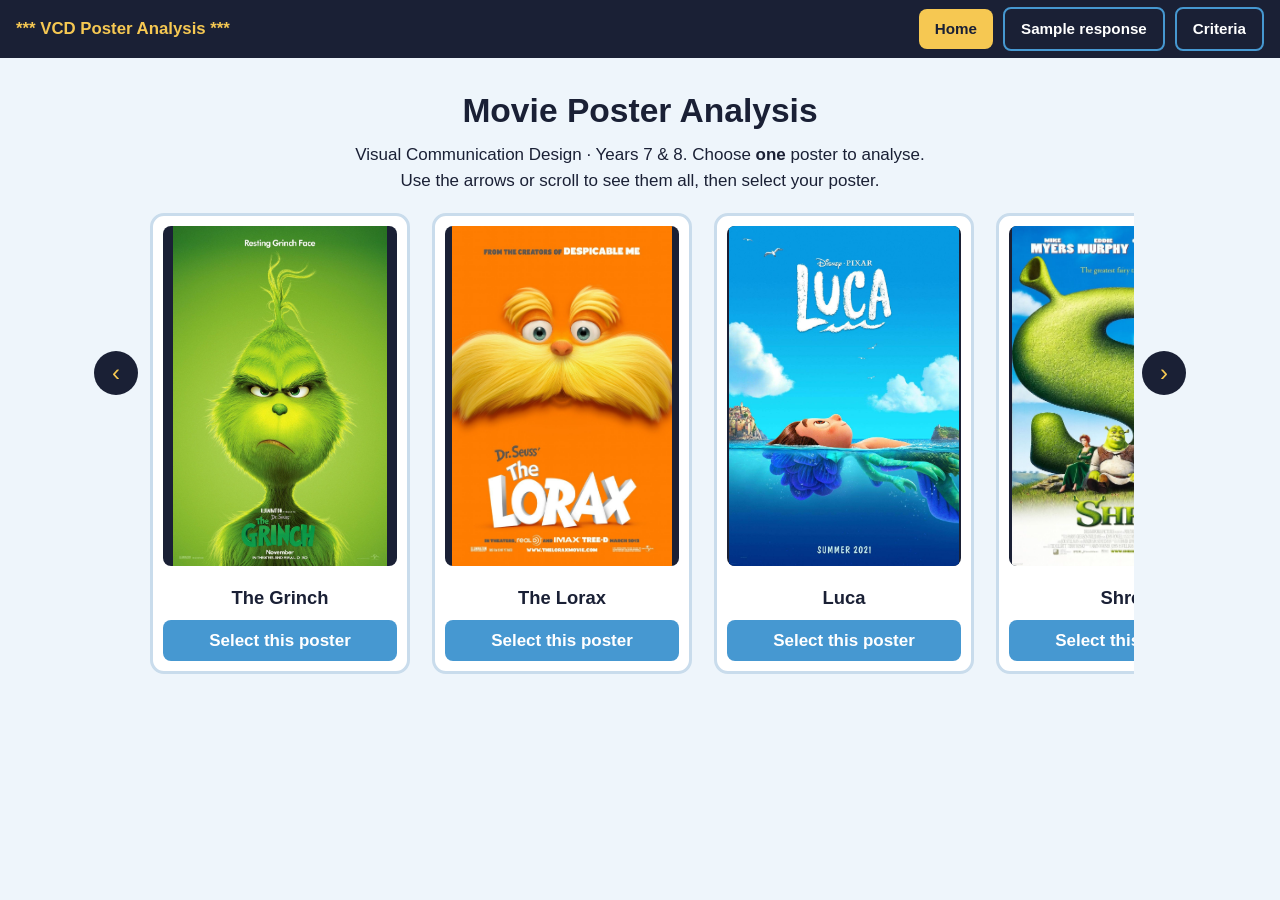
<file: index.html>
<!DOCTYPE html><html lang="en"><head><meta charset="utf-8"><meta name="viewport" content="width=device-width,initial-scale=1"><title>VCD Movie Poster Analysis – Years 7 &amp; 8</title><link rel="stylesheet" href="css/style.css"></head>
<body data-page="home"><main id="posters">
<section class="hero"><h1>Movie Poster Analysis</h1><p>Visual Communication Design · Years 7 &amp; 8. Choose <b>one</b> poster to analyse.<br>Use the arrows or scroll to see them all, then select your poster.</p>
</section>
<div class="carousel"><button class="arrow l" id="prev" aria-label="Previous posters">‹</button><div class="track" id="track"></div><button class="arrow r" id="next" aria-label="Next posters">›</button></div></main>
<script src="js/app.js"></script></body></html>
</file>
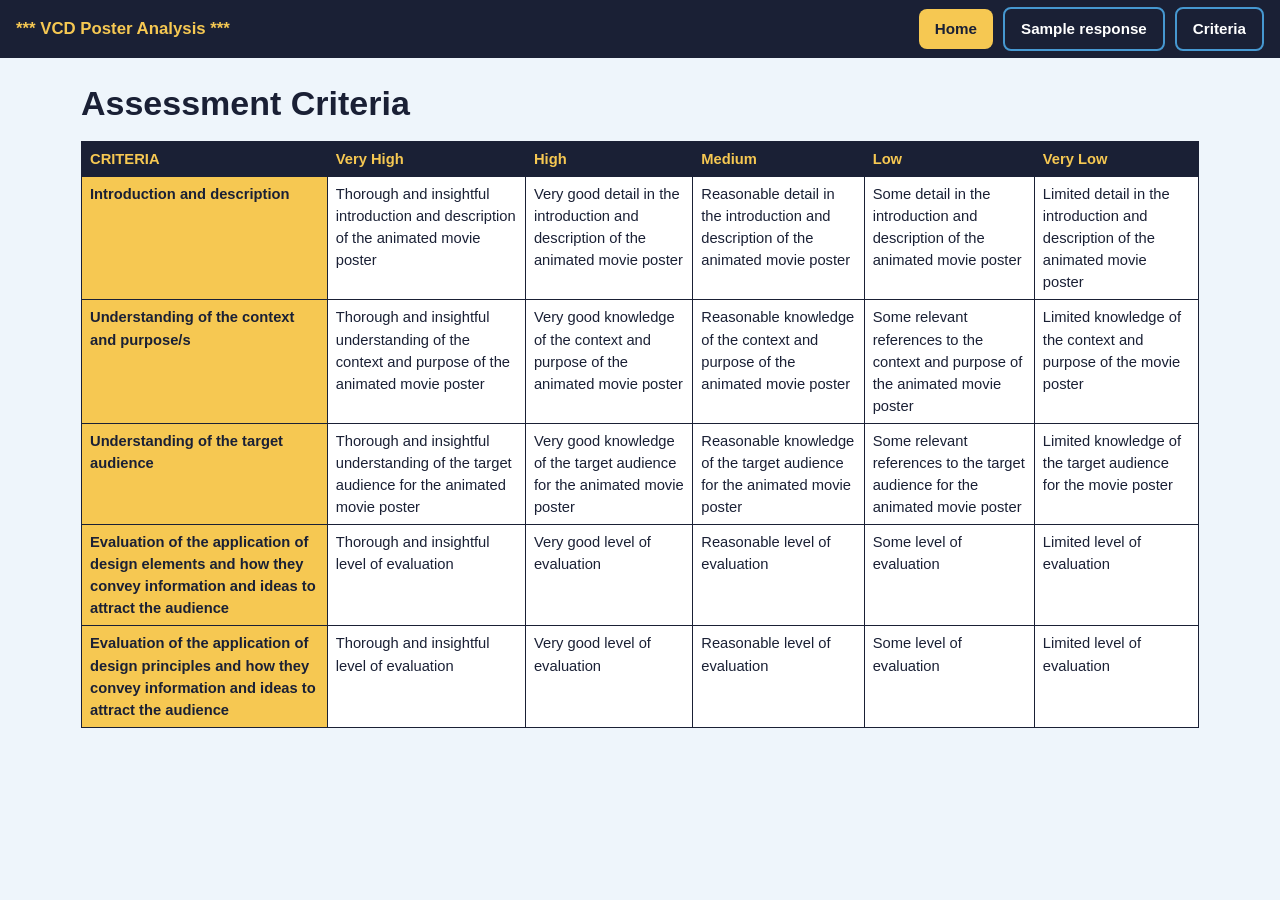
<file: criteria.html>
<!DOCTYPE html><html lang="en"><head><meta charset="utf-8"><meta name="viewport" content="width=device-width,initial-scale=1"><title>Assessment criteria</title><link rel="stylesheet" href="css/style.css"></head>
<body data-page="criteria"><main class="page"><h1>Assessment Criteria</h1><table class="crit"><tr><th>CRITERIA</th><th>Very High</th><th>High</th><th>Medium</th><th>Low</th><th>Very Low</th></tr><tr><td>Introduction and description</td><td>Thorough and insightful introduction and description of the animated movie poster</td><td>Very good detail in the introduction and description of the animated movie poster</td><td>Reasonable detail in the introduction and description of the animated movie poster</td><td>Some detail in the introduction and description of the animated movie poster</td><td>Limited detail in the introduction and description of the animated movie poster</td></tr><tr><td>Understanding of the context and purpose/s</td><td>Thorough and insightful understanding of the context and purpose of the animated movie poster</td><td>Very good knowledge of the context and purpose of the animated movie poster</td><td>Reasonable knowledge of the context and purpose of the animated movie poster</td><td>Some relevant references to the context and purpose of the animated movie poster</td><td>Limited knowledge of the context and purpose of the movie poster</td></tr><tr><td>Understanding of the target audience</td><td>Thorough and insightful understanding of the target audience for the animated movie poster</td><td>Very good knowledge of the target audience for the animated movie poster</td><td>Reasonable knowledge of the target audience for the animated movie poster</td><td>Some relevant references to the target audience for the animated movie poster</td><td>Limited knowledge of the target audience for the movie poster</td></tr><tr><td>Evaluation of the application of design elements and how they convey information and ideas to attract the audience</td><td>Thorough and insightful level of evaluation</td><td>Very good level of evaluation</td><td>Reasonable level of evaluation</td><td>Some level of evaluation</td><td>Limited level of evaluation</td></tr><tr><td>Evaluation of the application of design principles and how they convey information and ideas to attract the audience</td><td>Thorough and insightful level of evaluation</td><td>Very good level of evaluation</td><td>Reasonable level of evaluation</td><td>Some level of evaluation</td><td>Limited level of evaluation</td></tr></table></main><script src="js/app.js"></script></body></html>
</file>
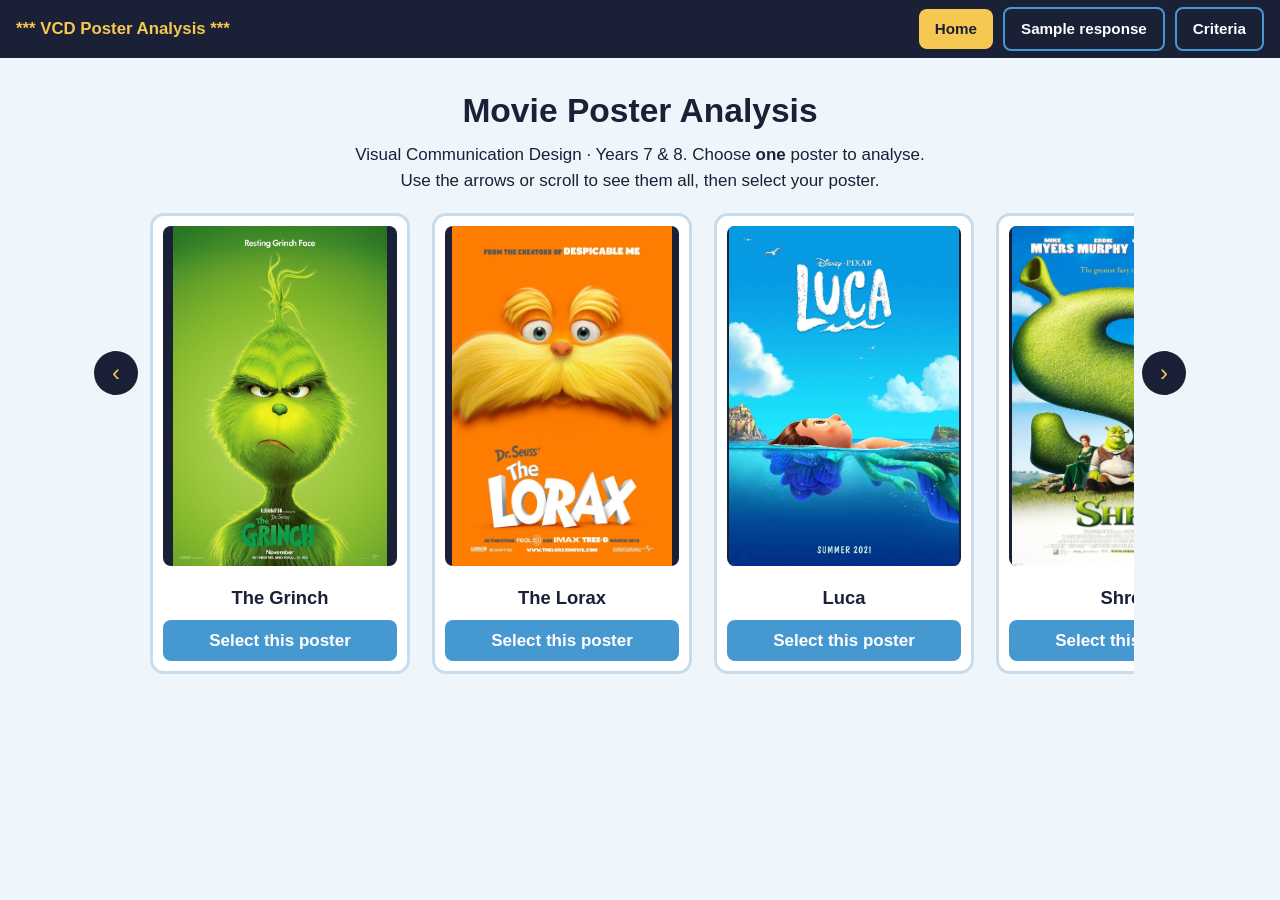
<file: item.html>
<!DOCTYPE html>
<html lang="en-AU"><head><meta charset="utf-8"><meta name="viewport" content="width=device-width,initial-scale=1"><title>VCD Mug Packaging Analysis</title><link rel="stylesheet" href="css/style.css"></head>
<body class="app"><header class="topbar"><a class="site" href="index.html">*** VCD Mug Packaging Analysis ***</a><a class="btn alt" href="index.html">Home</a><a class="btn alt" href="sample.html">Sample response</a><a class="btn alt" href="criteria.html">Criteria</a><a class="btn" href="index.html">Choose a different item</a><button class="btn" id="print" type="button">Print this guide</button></header>
<main class="split"><section class="left" aria-label="Image viewer"><div class="tools"><span class="itemname" id="iname"></span><div class="views" id="views"></div></div><div class="pane" id="pane"><img id="vimg" alt=""></div></section><section class="right" aria-label="Writing guide"><details><summary>Paragraph 1 – Introduction to the Visual Communication Design</summary><div class="body"><p class="task">Write two sentences to introduce the visual communication (VC) you are analysing.</p><p>The designer would have begun by establishing the <strong>communication need</strong> with the client prior to starting the packaging design when establishing the brief.</p><ul><li>A <strong>client</strong> is the person who asks for the product to be made. Who is the client for the mug? (<strong>Communication need</strong>)</li><li>Describe the visual appearance of the packaging design.</li><li>Where are things placed on the packaging design?</li></ul><div class="stem"><span class="lab">Sentence stems</span>The client for the mug is ____________.<br>The visual appearance of the packaging design is ____________ (appealing, colourful, etc.), because ____________.<br>On the packaging design, ____________ (items) are placed ____________.</div></div></details>
<details><summary>Paragraph 2 – Context &amp; Main Purpose</summary><div class="body"><p class="task">Write a paragraph to discuss the context and the main purpose/s for this packaging design.</p><ul><li>What is the purpose of the packaging design?</li></ul><p>Use <strong>bold</strong> key VCD terminology such as the purposes and your choice of terms from this list: promote, identify, advertise, depict, inform, teach, guide.</p><div class="stem"><span class="lab">Sentence stems</span>The purpose of the packaging design is to advertise ____________.<br>It also aims to ____________ because ____________.</div><p class="task">Purposes of visual communications</p><a href="images/posters/purposes.jpg" target="_blank"><img class="poster" src="images/posters/purposes.jpg" alt="Poster: Purposes of visual communications"></a><p class="noprint">Select the poster to open it full size.</p></div></details>
<details><summary>Paragraph 3 – Characteristics of the Target Audience</summary><div class="body"><ul><li>Discuss who the target audience might be – who would buy this mug? Describe two characteristics.</li></ul><p>Include the terms <strong>age</strong>, <strong>gender</strong>, <strong>interest</strong>, <strong>socio-economic status</strong>, <strong>location</strong> and <strong>cultural background</strong> to describe the audience.</p><div class="stem"><span class="lab">Sentence stems</span>The target audience for this mug is ____________ (female / male / not gender specific).<br>They could be ____________ years old.</div><p class="task">Audience characteristics</p><a href="images/posters/audience.jpg" target="_blank"><img class="poster" src="images/posters/audience.jpg" alt="Poster: Audience characteristics"></a><p class="noprint">Select the poster to open it full size.</p></div></details>
<details><summary>Paragraph 4 – Dominant Design Elements</summary><div class="body"><ul><li>Discuss the dominant <strong>design elements</strong> used in the packaging design.</li><li>Write a couple of sentences on each design element to analyse how they have been used effectively.</li></ul><div class="stem"><span class="lab">Design Element 1: Colour</span>The colours used are ____________.</div><div class="stem"><span class="lab">Design Element 2: Shape</span>The shapes used are ____________.</div><p class="task noprint">Design elements – use Back and Next</p><div class="slides noprint-nav" data-prefix="de" data-count="10"><img alt="Slide from the Design Elements presentation"><div class="nav"><button class="btn back" type="button">&#9664; Back</button><span></span><button class="btn next" type="button">Next &#9654;</button></div></div></div></details>
<details><summary>Paragraph 5 – Dominant Design Principles</summary><div class="body"><p>Discuss the dominant <strong>design principles</strong> used in the packaging design. Write a couple of sentences on each design principle to analyse how they have been used effectively.</p><div class="stem"><span class="lab">Design Principle 1: Balance (symmetrical or asymmetrical)</span>Balance is used on the mug as it is ____________.</div><div class="stem"><span class="lab">Design Principle 2: Pattern (repetition)</span>Pattern is used on this mug ____________.</div><p class="task noprint">Design principles – use Back and Next</p><div class="slides noprint-nav" data-prefix="dp" data-count="10"><img alt="Slide from the Design Principles presentation"><div class="nav"><button class="btn back" type="button">&#9664; Back</button><span></span><button class="btn next" type="button">Next &#9654;</button></div></div></div></details>
<details><summary>Paragraph 6 – Methods, Media and Materials</summary><div class="body"><ul><li>Various <strong>methods</strong>, <strong>materials</strong> and <strong>media</strong> will have been used in the design of the Visual Communication.</li><li><strong>Select from the grids below and write them in a sentence for paragraph 6.</strong></li></ul><h3 class="q">Method</h3><div class="tablewrap"><table><tr><td>Digital image manipulation</td><td>Digital design page layout</td></tr></table></div><h3 class="q">Media (select one)</h3><div class="tablewrap"><table><tr><td class="k">Manual media</td><td>Pencil, ink, fineliner, marker, pastel, crayon, charcoal, acrylic paint, watercolour paint, gouache paint, dye, toner, analogue film.</td></tr><tr><td class="k">Digital media</td><td><strong>Vector-based programs</strong> (e.g., Adobe Illustrator – lines and shapes).</td></tr></table></div><h3 class="q">Material (select one)</h3><div class="tablewrap"><table><tr><td class="k">Manual materials</td><td>Paper, card, wood, glass, metal, clay, stone, plastic, textile.</td></tr><tr><td class="k">Digital materials</td><td>Screen.</td></tr></table></div><div class="stem"><span class="lab">Sentence stems</span>The design uses the method of ____________.<br>The media used in this design includes ____________ (one selected media). This media is used in the example of ____________ (write about part of the design).<br>The design uses ____________ (explain the material).</div></div></details>
</section></main><script src="js/data.js"></script><script src="js/common.js"></script><script src="js/item.js"></script></body></html>
</file>
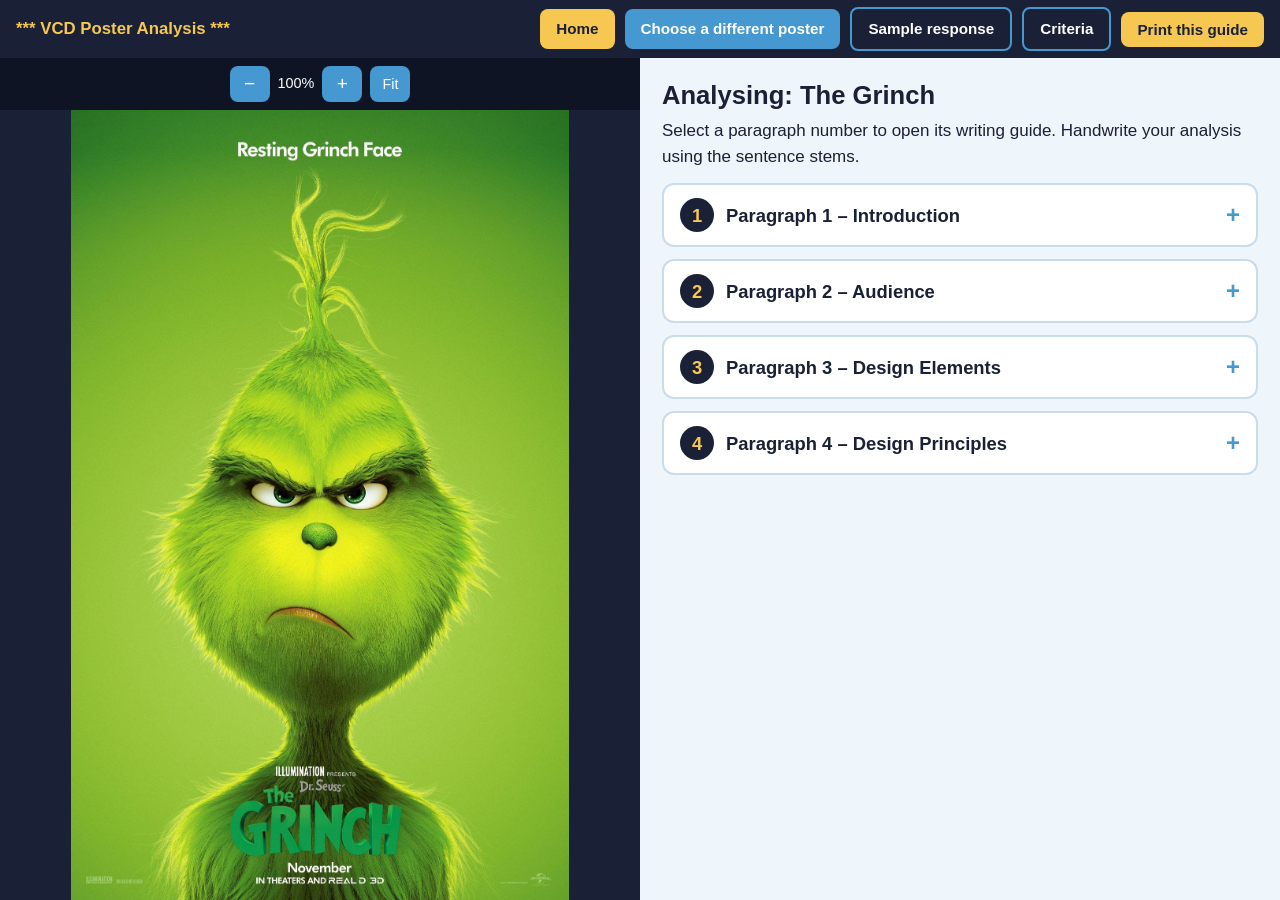
<file: poster.html>
<!DOCTYPE html><html lang="en"><head><meta charset="utf-8"><meta name="viewport" content="width=device-width,initial-scale=1"><title>Poster analysis</title><link rel="stylesheet" href="css/style.css"></head>
<body data-page="poster"><div class="split" id="app"></div><script src="js/app.js"></script></body></html>
</file>
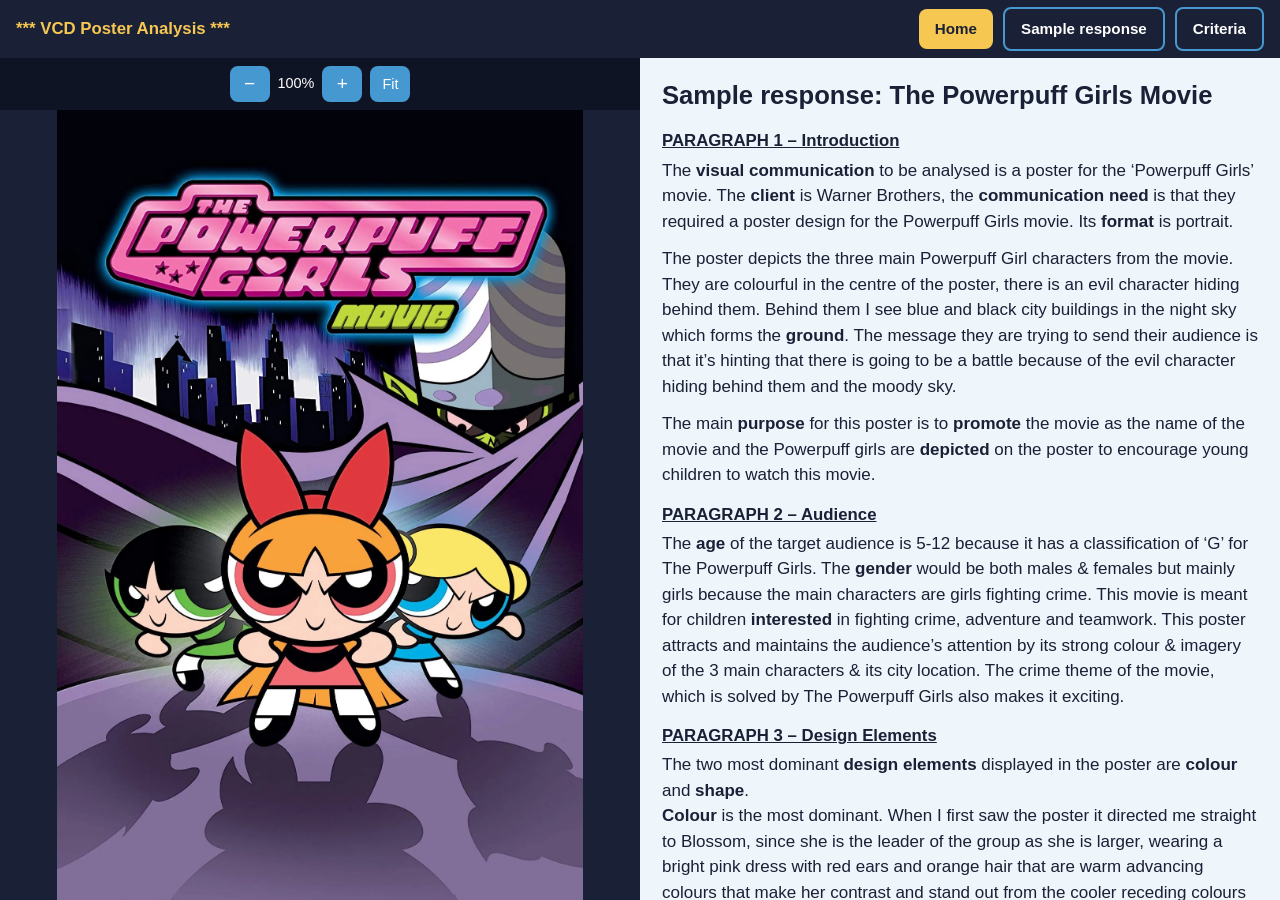
<file: sample.html>
<!DOCTYPE html><html lang="en"><head><meta charset="utf-8"><meta name="viewport" content="width=device-width,initial-scale=1"><title>Sample response – Powerpuff Girls</title><link rel="stylesheet" href="css/style.css"></head>
<body data-page="sample"><div class="split" id="app"></div><script src="js/app.js"></script></body></html>
</file>
<file: css/style.css>
:root{--navy:#1a2035;--blue:#4698d1;--yellow:#f6c852;--ink:#1a2035;--paper:#fff;--soft:#eef5fb;--line:#c9dcec}
*{box-sizing:border-box}
html,body{margin:0;height:100%}
body{font-family:"Segoe UI",Arial,Helvetica,sans-serif;color:var(--ink);background:var(--soft);line-height:1.5;font-size:17px}
.bar{height:58px;background:var(--navy);display:flex;align-items:center;gap:10px;padding:0 16px;position:relative;z-index:5}
.bar .brand{color:var(--yellow);font-weight:700;margin-right:auto;font-size:1.05rem}
.btn{background:var(--yellow);color:var(--navy);border:0;border-radius:8px;padding:9px 16px;font-family:inherit;font-weight:600;font-size:.95rem;cursor:pointer;text-decoration:none;display:inline-block}
.btn:hover,.btn:focus-visible{background:#fff}
.btn.blue{background:var(--blue);color:#fff}.btn.blue:hover{background:#2f7fb9}
.btn.ghost{background:transparent;color:#fff;border:2px solid var(--blue)}.btn.ghost:hover{background:var(--blue)}
/* home */
.hero{text-align:center;padding:28px 16px 8px}
.hero h1{margin:0 0 6px;font-size:2.1rem}.hero p{margin:0 auto;max-width:720px}
.links{display:flex;justify-content:center;gap:12px;flex-wrap:wrap;margin:16px 0}
.carousel{position:relative;max-width:1100px;margin:0 auto;padding:0 56px 32px}
.track{display:flex;gap:22px;overflow-x:auto;scroll-snap-type:x mandatory;padding:12px 4px 20px;scrollbar-width:thin}
.card{flex:0 0 260px;scroll-snap-align:center;background:#fff;border:3px solid var(--line);border-radius:14px;padding:10px;text-align:center;text-decoration:none;color:var(--ink);transition:.15s}
.card:hover,.card:focus-visible{border-color:var(--blue);transform:translateY(-4px)}
.card img{width:100%;height:340px;object-fit:contain;background:var(--navy);border-radius:8px}
.card h2{margin:10px 0 8px;font-size:1.15rem}
.card span{display:block;background:var(--blue);color:#fff;border-radius:8px;padding:8px;font-weight:600}
.arrow{position:absolute;top:150px;width:44px;height:44px;border-radius:50%;border:0;background:var(--navy);color:var(--yellow);font-size:1.5rem;cursor:pointer}
.arrow.l{left:4px}.arrow.r{right:4px}
/* split */
.split{display:grid;grid-template-columns:1fr 1fr;height:calc(100vh - 58px)}
.left{background:var(--navy);display:flex;flex-direction:column;min-height:0;min-width:0}
.zoom{display:flex;gap:8px;justify-content:center;align-items:center;padding:8px;background:#0f1424;color:#fff;font-size:.9rem}
.zoom button{width:40px;height:36px;border-radius:8px;border:0;background:var(--blue);color:#fff;font-size:1.2rem;cursor:pointer}
.zoom button.t{width:auto;padding:0 12px;font-size:.9rem}
.view{flex:1;min-height:0;min-width:0;overflow:scroll;display:flex;cursor:grab}.view::-webkit-scrollbar{width:14px;height:14px}.view::-webkit-scrollbar-track{background:#0f1424}.view::-webkit-scrollbar-thumb{background:var(--blue);border-radius:8px;border:2px solid #0f1424}.view{scrollbar-color:var(--blue) #0f1424}
.view img{margin:auto;display:block;max-width:none;flex:none}
.right{overflow-y:auto;padding:18px 22px 60px;background:var(--soft)}
.right h1{margin:0 0 4px;font-size:1.6rem}.right .sub{margin:0 0 14px}
details{background:#fff;border:2px solid var(--line);border-radius:12px;margin:0 0 12px}
details[open]{border-color:var(--blue)}
summary{cursor:pointer;padding:12px 16px;font-weight:700;font-size:1.15rem;list-style:none;display:flex;align-items:center;gap:12px}
summary::-webkit-details-marker{display:none}
summary .n{background:var(--navy);color:var(--yellow);border-radius:50%;width:34px;height:34px;display:grid;place-items:center;flex:none}
summary::after{content:"+";margin-left:auto;font-size:1.5rem;color:var(--blue)}
details[open] summary::after{content:"–"}
.body{padding:4px 18px 18px}
.body h3{margin:16px 0 4px;font-size:1.02rem;color:var(--navy);border-bottom:3px solid var(--yellow);display:inline-block}
.body ul{margin:4px 0 8px;padding-left:22px}
.stem{background:#fff8e0;border-left:5px solid var(--yellow);padding:8px 12px;margin:6px 0;border-radius:0 8px 8px 0;font-style:italic}
.body img.small{max-width:100%;display:block;margin:10px auto;border:1px solid var(--line);border-radius:6px}
table{border-collapse:collapse;width:100%;margin:8px 0 12px;font-size:.92rem;background:#fff}
td,th{border:1px solid var(--navy);padding:6px 8px;vertical-align:top;text-align:left}
th{background:var(--navy);color:var(--yellow)}
.chips td{text-align:center;font-weight:600;background:#f3f9fe}
.stemtbl td:first-child{font-weight:700;background:#f3f9fe;width:28%}
.note{font-size:.9rem;color:#456}
/* sample */
.sample p{margin:0 0 12px}.sample h2{margin:14px 0 4px;font-size:1.05rem;text-decoration:underline}
.sample b{font-weight:700}.blue,.purp,.grn,.red{color:inherit;font-weight:700}
/* criteria */
.page{max-width:1150px;margin:0 auto;padding:20px 16px 50px}
.page h1{margin:0 0 12px}
.crit td:first-child{font-weight:700;background:var(--yellow);width:22%}
@media(max-width:800px){.split{grid-template-columns:1fr;height:auto}.left{height:70vh}.right{overflow:visible}}
@media print{.bar,.left,.zoom,.links{display:none!important}body{background:#fff;font-size:12pt}.split{display:block;height:auto}.right{overflow:visible;padding:0}details{border:0;break-inside:auto}summary::after{display:none}.page{max-width:none}}
</file>
